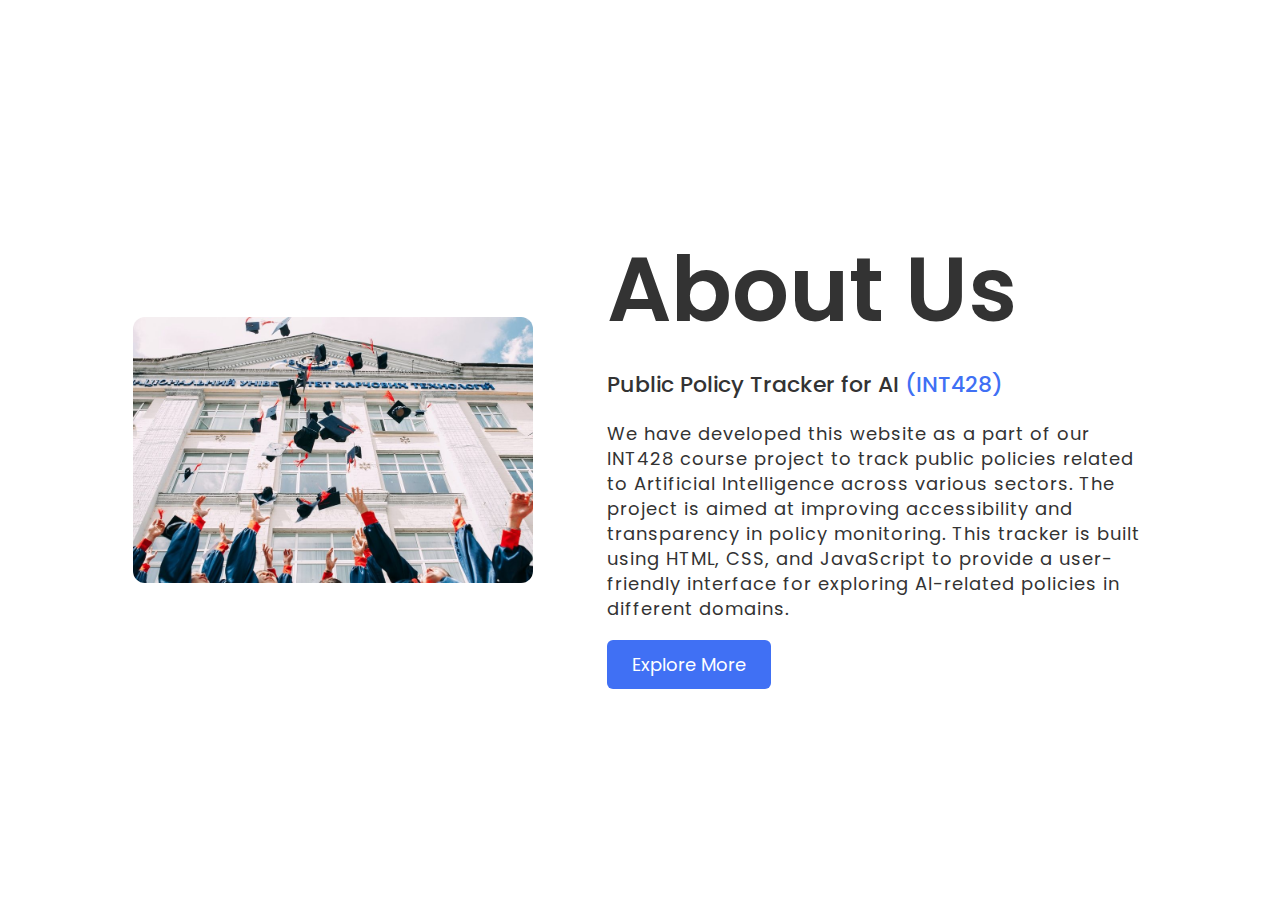
<file: about_us/index.html>
<!DOCTYPE html>
<!-- Coding By CodingNepal - codingnepalweb.com -->
<html lang="en">
  <head>
    <meta charset="UTF-8" />
    <meta name="viewport" content="width=device-width, initial-scale=1.0" />
    <meta http-equiv="X-UA-Compatible" content="ie=edge" />
    <title>Website About Us Page HTML CSS</title>
    <link rel="stylesheet" href="style.css" />
  </head>
  <body>
    <section class="about-us">
      <div class="about">
        <img src="aboutus.jpg" class="pic" />
        <div class="text">
          <h2>About Us</h2>
          <h5>Public Policy Tracker for AI <span>(INT428)</span></h5>
          <p>We have developed this website as a part of our INT428 course project to track public policies related to Artificial Intelligence across various sectors. The project is aimed at improving accessibility and transparency in policy monitoring. This tracker is built using HTML, CSS, and JavaScript to provide a user-friendly interface for exploring AI-related policies in different domains.</p>
          <div class="data">
            <a href="#" class="hire">Explore More</a>
          </div>
        </div>
      </div>
    </section>
  </body>
</html>
</file>
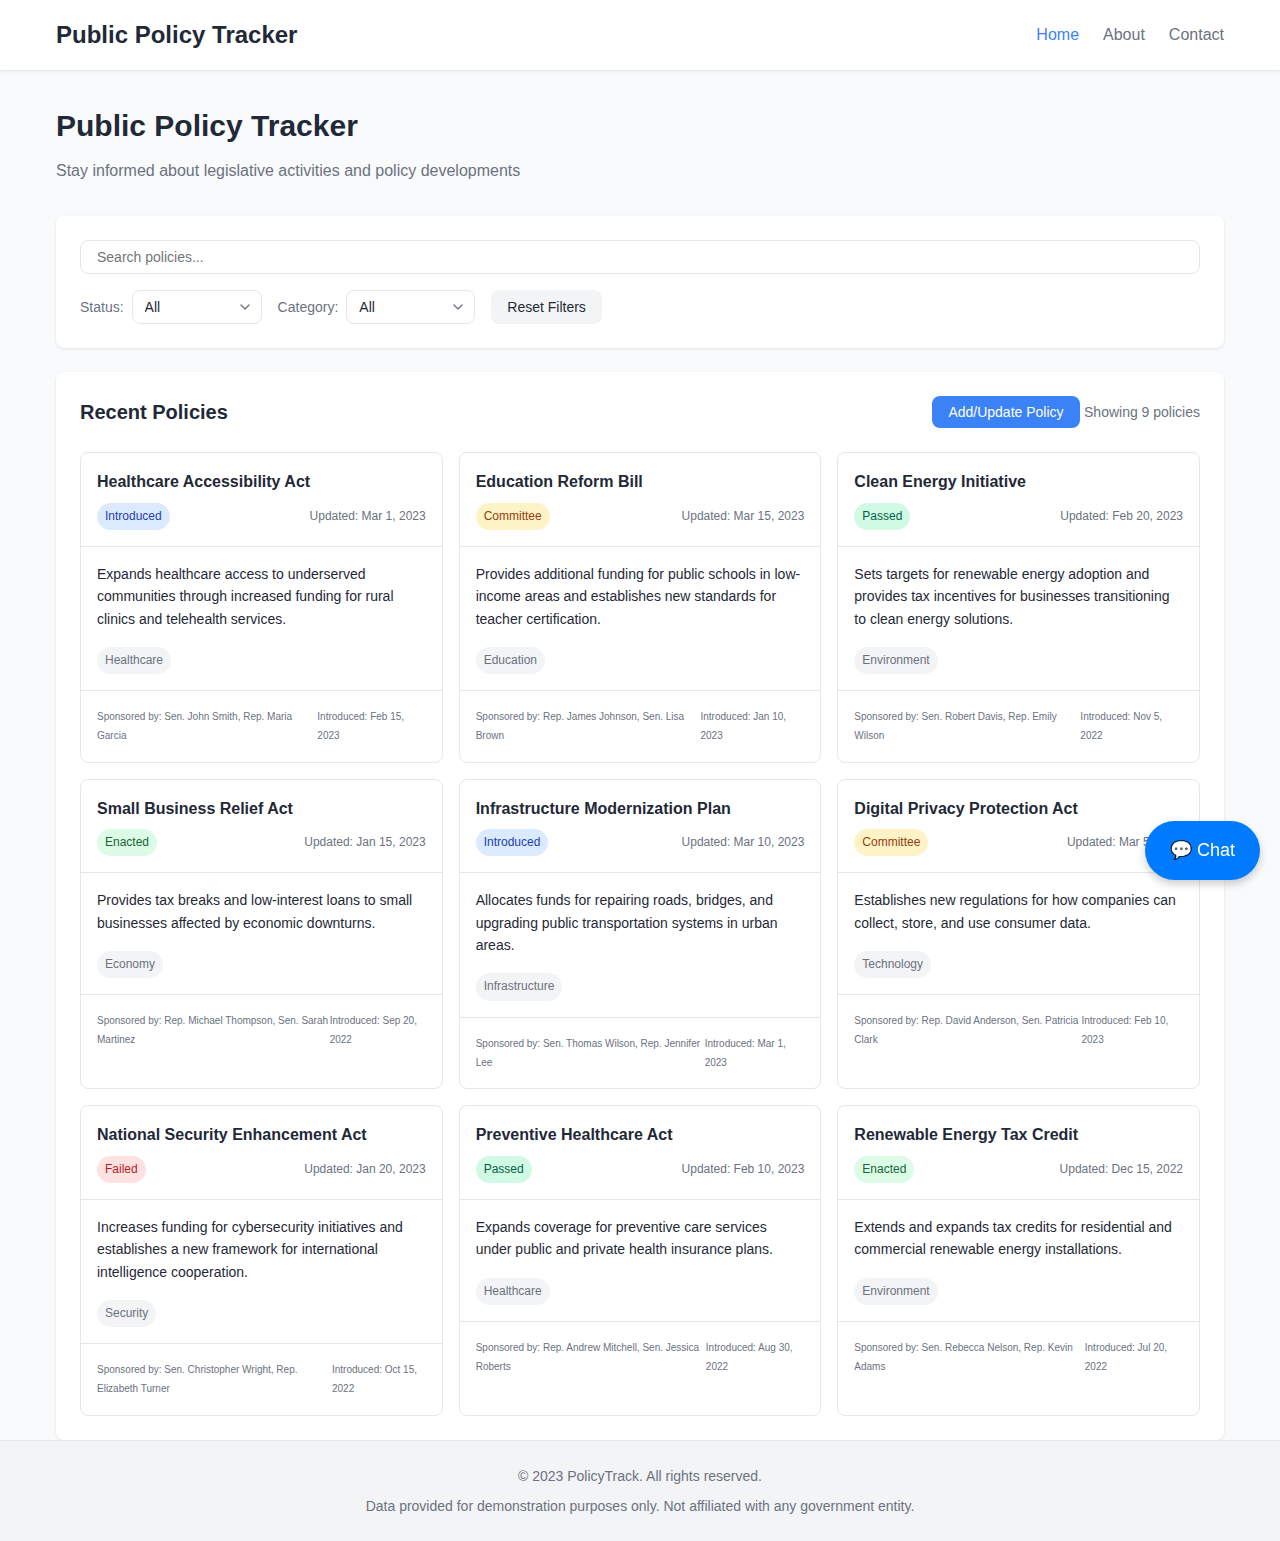
<file: policy-tracker/index.html>
<!DOCTYPE html>
<html lang="en">
<head>
  <meta charset="UTF-8" />
  <meta name="viewport" content="width=device-width, initial-scale=1.0" />
  <title>Public Policy Tracker</title>
  <link rel="stylesheet" href="styles.css">
  <meta name="description" content="Track and monitor public policies" />
  <meta name="author" content="Public Policy Tracker" />

  <meta property="og:title" content="Public Policy Tracker" />
  <meta property="og:description" content="Track and monitor public policies" />
  <meta property="og:type" content="website" />
  <meta property="og:image" content="https://lovable.dev/opengraph-image-p98pqg.png" />

  <meta name="twitter:card" content="summary_large_image" />
  <meta name="twitter:site" content="@policy_tracker" />
  <meta name="twitter:image" content="https://lovable.dev/opengraph-image-p98pqg.png" />
</head>
<body>
  <header>
    <div class="container">
      <h1>Public Policy Tracker</h1>
      <nav>
        <ul>
          <li><a href="#" class="active">Home</a></li>
          <li><a href="http://localhost/aiProject/about_us/">About</a></li>
          <li><a href="http://localhost/aiProject/contact_form/">Contact</a></li>
        </ul>
      </nav>
    </div>
  </header>

  <main class="container">
    <section class="intro">
      <h2>Public Policy Tracker</h2>
      <p>Stay informed about legislative activities and policy developments</p>
    </section>

    <section class="filters">
      <div class="search-container">
        <input type="text" id="search-input" placeholder="Search policies...">
      </div>
      
      <div class="filter-group">
        <label for="status-filter">Status:</label>
        <select id="status-filter">
          <option value="all">All</option>
          <option value="introduced">Introduced</option>
          <option value="committee">In Committee</option>
          <option value="passed">Passed</option>
          <option value="enacted">Enacted</option>
          <option value="failed">Failed</option>
        </select>
      </div>
      
      <div class="filter-group">
        <label for="category-filter">Category:</label>
        <select id="category-filter">
          <option value="all">All</option>
          <option value="healthcare">Healthcare</option>
          <option value="education">Education</option>
          <option value="environment">Environment</option>
          <option value="economy">Economy</option>
          <option value="infrastructure">Infrastructure</option>
          <option value="technology">Technology</option>
          <option value="security">Security</option>
        </select>
      </div>
      
      <button id="reset-filters">Reset Filters</button>
    </section>

    <section class="policies">
      <div class="policies-header">
        <h3>Recent Policies</h3>
        <div>
          <button id="add-policy-btn">Add/Update Policy</button>
          <span id="policy-count">Showing 0 policies</span>
        </div>
      </div>
      
      <div id="policy-list" class="policy-grid">
        <!-- Policy cards will be populated here by JavaScript -->
      </div>
      
      <div id="empty-state" class="empty-state hidden">
        <div class="empty-icon">
          <svg width="24" height="24" viewBox="0 0 24 24" fill="none" stroke="currentColor" stroke-width="2" stroke-linecap="round" stroke-linejoin="round">
            <circle cx="11" cy="11" r="8"></circle>
            <line x1="21" y1="21" x2="16.65" y2="16.65"></line>
          </svg>
        </div>
        <h3>No policies found</h3>
        <p>We couldn't find any policies matching your search criteria. Try adjusting your filters or search term.</p>
        <button id="reset-empty-state">Reset Filters</button>
      </div>
    </section>

    <!-- Modal for Add/Update -->
    <div id="policy-modal" class="hidden modal">
      <div class="modal-content">
        <h3>Add/Update Policy</h3>
        <input type="text" id="policy-title" placeholder="Title" />
        <textarea id="policy-description" placeholder="Description"></textarea>
        <select id="policy-status">
          <option value="introduced">Introduced</option>
          <option value="committee">In Committee</option>
          <option value="passed">Passed</option>
          <option value="enacted">Enacted</option>
          <option value="failed">Failed</option>
        </select>
        <select id="policy-category">
          <option value="healthcare">Healthcare</option>
          <option value="education">Education</option>
          <option value="environment">Environment</option>
          <option value="economy">Economy</option>
          <option value="infrastructure">Infrastructure</option>
          <option value="technology">Technology</option>
          <option value="security">Security</option>
        </select>
        <input type="text" id="policy-sponsors" placeholder="Comma-separated sponsors" />
        <button id="save-policy-btn">Save Policy</button>
        <button id="close-modal-btn">Cancel</button>
      </div>
    </div>
  </main>

  <footer>
    <div class="container">
      <p>&copy; 2023 PolicyTrack. All rights reserved.</p>
      <p>Data provided for demonstration purposes only. Not affiliated with any government entity.</p>
    </div>
  </footer>

  <a href="http://localhost/aiProject/chatbot/" id="chatbot-button" title="Need Help? Chat with us!">
    💬 Chat
  </a>  

  <!-- IMPORTANT: DO NOT REMOVE THIS SCRIPT TAG OR THIS VERY COMMENT! -->
  <script src="https://cdn.gpteng.co/gptengineer.js" type="module"></script>
  <script src="script.js"></script>
</body>
</html>
</file>
<file: about_us/style.css>
@import url("https://fonts.googleapis.com/css2?family=Poppins:wght@200;300;400;500&display=swap");
* {
  margin: 0;
  padding: 0;
  box-sizing: border-box;
  font-family: "Poppins", sans-serif;
}
.about-us {
  display: flex;
  align-items: center;
  height: 100vh;
  width: 100%;
  padding: 90px 0;
  background: #fff;
}
.pic {
  height: auto;
  width: 400px;
  border-radius: 12px;
}
.about {
  width: 1130px;
  max-width: 85%;
  margin: 0 auto;
  display: flex;
  align-items: center;
  justify-content: space-around;
}
.text {
  width: 540px;
}
.text h2 {
  color: #333;
  font-size: 90px;
  font-weight: 600;
  margin-bottom: 10px;
}
.text h5 {
  color: #333;
  font-size: 22px;
  font-weight: 500;
  margin-bottom: 20px;
}
span {
  color: #4070f4;
}
.text p {
  color: #333;
  font-size: 18px;
  line-height: 25px;
  letter-spacing: 1px;
}
.data {
  margin-top: 30px;
}
.hire {
  font-size: 18px;
  background: #4070f4;
  color: #fff;
  text-decoration: none;
  border: none;
  padding: 12px 25px;
  border-radius: 6px;
  transition: 0.5s;
}
.hire:hover {
  background: #000;
}
</file>
<file: policy-tracker/styles.css>
/* Base Styles */
:root {
  --primary: #3b82f6;
  --primary-hover: #2563eb;
  --secondary: #f3f4f6;
  --border: #e5e7eb;
  --text: #1f2937;
  --text-light: #6b7280;
  --danger: #ef4444;
  --success: #10b981;
  --warning: #f59e0b;
  --background: #ffffff;
  --card: #ffffff;
  --radius: 0.5rem;
}

* {
  box-sizing: border-box;
  margin: 0;
  padding: 0;
}

body {
  font-family: -apple-system, BlinkMacSystemFont, "Segoe UI", Roboto, Oxygen,
    Ubuntu, Cantarell, "Open Sans", "Helvetica Neue", sans-serif;
  line-height: 1.6;
  color: var(--text);
  background-color: #f9fafb;
}

.container {
  width: 100%;
  max-width: 1200px;
  margin: 0 auto;
  padding: 0 1rem;
}

a {
  color: var(--primary);
  text-decoration: none;
}

button {
  cursor: pointer;
  border: none;
  background: var(--primary);
  color: white;
  padding: 0.5rem 1rem;
  border-radius: var(--radius);
  font-size: 0.875rem;
  font-weight: 500;
  transition: background-color 0.2s;
}

button:hover {
  background: var(--primary-hover);
}

.hidden {
  display: none !important;
}

/* Header */
header {
  background-color: var(--background);
  box-shadow: 0 1px 3px rgba(0, 0, 0, 0.1);
  padding: 1rem 0;
  margin-bottom: 2rem;
}

header .container {
  display: flex;
  justify-content: space-between;
  align-items: center;
}

header h1 {
  font-size: 1.5rem;
  color: var(--text);
}

nav ul {
  display: flex;
  list-style: none;
}

nav ul li {
  margin-left: 1.5rem;
}

nav ul li a {
  color: var(--text-light);
  font-weight: 500;
}

nav ul li a.active {
  color: var(--primary);
}

/* Main Content */
main {
  margin-bottom: 3rem;
}

.intro {
  margin-bottom: 2rem;
}

.intro h2 {
  font-size: 1.875rem;
  margin-bottom: 0.5rem;
}

.intro p {
  color: var(--text-light);
  font-size: 1rem;
}

/* Filters */
.filters {
  display: flex;
  flex-wrap: wrap;
  gap: 1rem;
  background-color: var(--background);
  padding: 1.5rem;
  border-radius: var(--radius);
  margin-bottom: 1.5rem;
  box-shadow: 0 1px 3px rgba(0, 0, 0, 0.1);
}

.search-container {
  flex: 1 1 100%;
}

.search-container input {
  width: 100%;
  padding: 0.5rem 1rem;
  border: 1px solid var(--border);
  border-radius: var(--radius);
  font-size: 0.875rem;
}

.filter-group {
  display: flex;
  align-items: center;
  gap: 0.5rem;
}

.filter-group label {
  font-size: 0.875rem;
  color: var(--text-light);
}

.filter-group select {
  padding: 0.5rem 2rem 0.5rem 0.75rem;
  border: 1px solid var(--border);
  border-radius: var(--radius);
  background-color: white;
  font-size: 0.875rem;
  color: var(--text);
  appearance: none;
  background-image: url("data:image/svg+xml,%3Csvg xmlns='http://www.w3.org/2000/svg' width='16' height='16' viewBox='0 0 24 24' fill='none' stroke='%236b7280' stroke-width='2' stroke-linecap='round' stroke-linejoin='round'%3E%3Cpolyline points='6 9 12 15 18 9'%3E%3C/polyline%3E%3C/svg%3E");
  background-repeat: no-repeat;
  background-position: right 0.5rem center;
}

button#reset-filters {
  background-color: var(--secondary);
  color: var(--text);
}

button#reset-filters:hover {
  background-color: #e5e7eb;
}

/* Policies Section */
.policies {
  background-color: var(--background);
  padding: 1.5rem;
  border-radius: var(--radius);
  box-shadow: 0 1px 3px rgba(0, 0, 0, 0.1);
}

.policies-header {
  display: flex;
  justify-content: space-between;
  align-items: center;
  margin-bottom: 1.5rem;
}

.policies-header h3 {
  font-size: 1.25rem;
}

#policy-count {
  font-size: 0.875rem;
  color: var(--text-light);
}

.policy-grid {
  display: grid;
  grid-template-columns: repeat(1, 1fr);
  gap: 1rem;
}

@media (min-width: 640px) {
  .policy-grid {
    grid-template-columns: repeat(2, 1fr);
  }
}

@media (min-width: 1024px) {
  .policy-grid {
    grid-template-columns: repeat(3, 1fr);
  }
}

.policy-card {
  border: 1px solid var(--border);
  border-radius: var(--radius);
  overflow: hidden;
  transition: transform 0.2s, box-shadow 0.2s;
}

.policy-card:hover {
  transform: translateY(-2px);
  box-shadow: 0 4px 6px -1px rgba(0, 0, 0, 0.1),
    0 2px 4px -1px rgba(0, 0, 0, 0.06);
}

.policy-header {
  padding: 1rem;
  border-bottom: 1px solid var(--border);
}

.policy-header h4 {
  margin-bottom: 0.5rem;
  font-size: 1rem;
}

.policy-meta {
  display: flex;
  justify-content: space-between;
  align-items: center;
  font-size: 0.75rem;
  color: var(--text-light);
}

.policy-status {
  display: inline-flex;
  align-items: center;
  padding: 0.25rem 0.5rem;
  border-radius: 9999px;
  font-size: 0.75rem;
  font-weight: 500;
}

.status-introduced {
  background-color: #dbeafe;
  color: #1e40af;
}

.status-committee {
  background-color: #fef3c7;
  color: #92400e;
}

.status-passed {
  background-color: #d1fae5;
  color: #065f46;
}

.status-enacted {
  background-color: #dcfce7;
  color: #166534;
}

.status-failed {
  background-color: #fee2e2;
  color: #b91c1c;
}

.policy-content {
  padding: 1rem;
}

.policy-description {
  margin-bottom: 1rem;
  font-size: 0.875rem;
  color: var(--text);
}

.policy-category {
  display: inline-flex;
  align-items: center;
  background-color: var(--secondary);
  color: var(--text-light);
  padding: 0.25rem 0.5rem;
  border-radius: 9999px;
  font-size: 0.75rem;
  font-weight: 500;
}

.policy-footer {
  padding: 1rem;
  border-top: 1px solid var(--border);
  display: flex;
  justify-content: space-between;
  align-items: center;
}

.policy-sponsors {
  font-size: 0.75rem;
  color: var(--text-light);
}

.policy-date {
  font-size: 0.75rem;
  color: var(--text-light);
}

/* Empty State */
.empty-state {
  display: flex;
  flex-direction: column;
  align-items: center;
  justify-content: center;
  text-align: center;
  padding: 4rem 2rem;
}

.empty-icon {
  display: flex;
  align-items: center;
  justify-content: center;
  width: 3rem;
  height: 3rem;
  background-color: var(--secondary);
  border-radius: 9999px;
  margin-bottom: 1rem;
}

.empty-state h3 {
  font-size: 1.125rem;
  margin-bottom: 0.5rem;
}

.empty-state p {
  color: var(--text-light);
  margin-bottom: 1.5rem;
  max-width: 24rem;
}

/* Footer */
footer {
  background-color: var(--secondary);
  padding: 1.5rem 0;
  text-align: center;
  border-top: 1px solid var(--border);
}

footer p {
  color: var(--text-light);
  font-size: 0.875rem;
}

footer p:first-child {
  margin-bottom: 0.5rem;
}

/* Modal for Add/Update */
.modal {
  position: fixed;
  top: 0;
  left: 0;
  width: 100%;
  height: 100%;
  background: rgba(0, 0, 0, 0.5);
  display: flex;
  justify-content: center;
  align-items: center;
  z-index: 1000;
}

.modal-content {
  background: white;
  padding: 2rem;
  border-radius: var(--radius);
  width: 100%;
  max-width: 500px;
  display: flex;
  flex-direction: column;
  gap: 0.75rem;
}

.modal-content input,
.modal-content textarea,
.modal-content select {
  padding: 0.5rem;
  border: 1px solid var(--border);
  border-radius: var(--radius);
  font-size: 0.875rem;
}

/* chatbot */
#chatbot-button {
  position: fixed;
  bottom: 20px;
  right: 20px;
  background-color: #007bff;
  color: white;
  padding: 15px 25px;
  border-radius: 50px;
  font-size: 18px;
  text-align: center;
  text-decoration: none; /* Remove underline from anchor tag */
  box-shadow: 0px 4px 8px rgba(0, 0, 0, 0.2);
  transition: background-color 0.3s ease;
}

#chatbot-button:hover {
  background-color: #0056b3;
}
</file>
